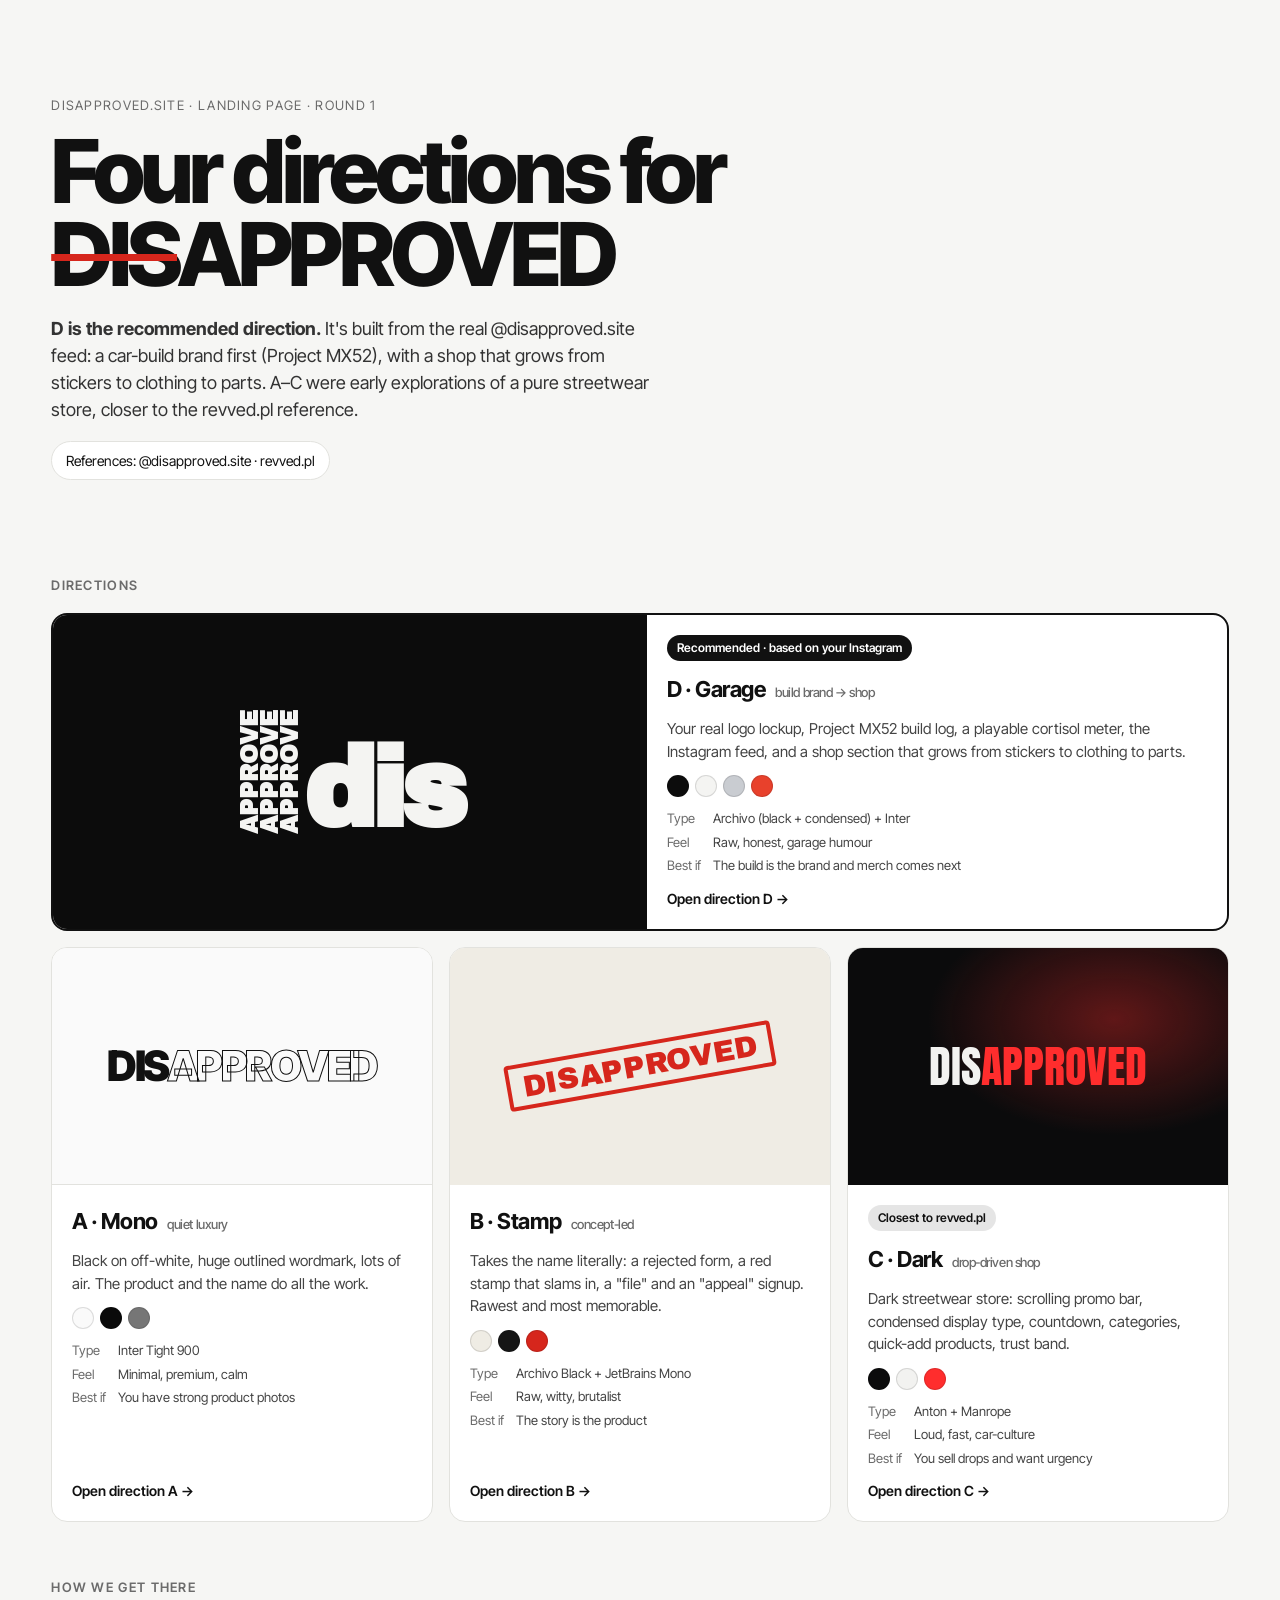
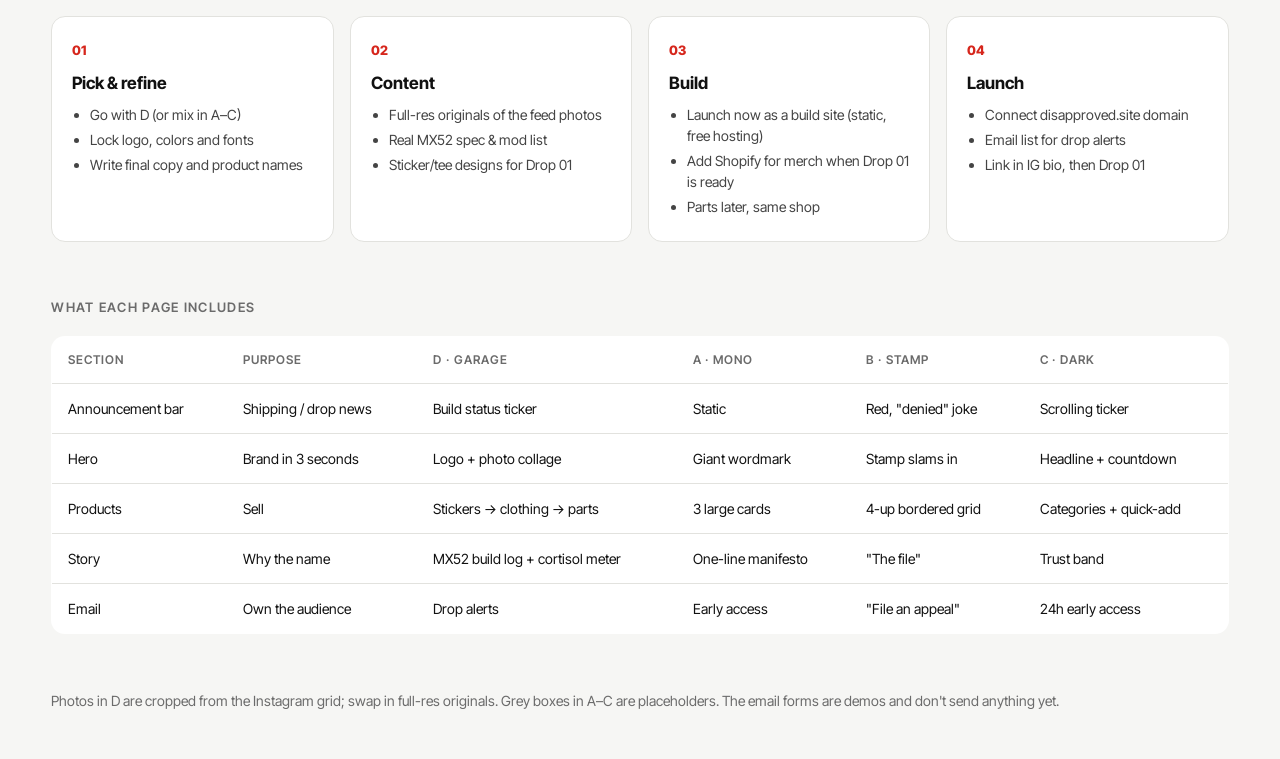
<file: directions/index.html>
<!DOCTYPE html>
<html lang="en">
<head>
  <meta charset="UTF-8" />
  <meta name="viewport" content="width=device-width, initial-scale=1.0" />
  <title>Disapproved Directions</title>
  <meta name="description" content="Four landing-page design directions for disapproved.site and the plan to build it." />
  <link rel="preconnect" href="https://fonts.googleapis.com" />
  <link rel="preconnect" href="https://fonts.gstatic.com" crossorigin />
  <link href="https://fonts.googleapis.com/css2?family=Inter+Tight:wght@400;500;600;800&family=Anton&family=Archivo+Black&display=swap" rel="stylesheet" />
  <script>document.documentElement.classList.add("js");</script>
  <link rel="stylesheet" href="../base.css" />
  <style>
    :root { --bg: #f6f6f4; --fg: #111; --mute: #6b6b6b; --line: #e2e2de; --card: #fff; }
    body { background: var(--bg); color: var(--fg); font-family: "Inter Tight", system-ui, sans-serif; }
    header { padding: clamp(48px, 9vw, 96px) 0 40px; }
    .kicker { font-size: 13px; text-transform: uppercase; letter-spacing: .1em; color: var(--mute); }
    h1 { font-size: clamp(40px, 7vw, 88px); line-height: .95; letter-spacing: -.05em; font-weight: 800; margin: 14px 0 18px; }
    h1 s { text-decoration-color: #d6261c; text-decoration-thickness: .08em; }
    .lead { max-width: 60ch; font-size: 18px; color: #333; }
    .ref { display: inline-block; margin-top: 18px; font-size: 14px; padding: 8px 14px; border: 1px solid var(--line); border-radius: 999px; background: var(--card); }

    h2 { font-size: 13px; text-transform: uppercase; letter-spacing: .1em; color: var(--mute); margin: 56px 0 18px; font-weight: 600; }

    .dirs { display: grid; grid-template-columns: repeat(3, 1fr); gap: 16px; }
    .dir.rec { grid-column: 1 / -1; flex-direction: row; border: 2px solid #111; }
    .dir.rec .prev { flex: 1.1; aspect-ratio: auto; min-height: 280px; background: #0c0c0c; }
    .dir.rec .body { flex: 1; }
    .dmark { display: inline-flex; align-items: flex-end; gap: .04em; font-size: 110px; color: #f4f4f2; line-height: 1; }
    .dmark .st { display: flex; flex-direction: column; writing-mode: vertical-rl; transform: rotate(180deg); font: 900 .215em/.84 "Archivo Black", sans-serif; text-transform: uppercase; white-space: nowrap; }
    .dmark .d { font: 900 1em/.78 "Archivo Black", sans-serif; letter-spacing: -.06em; }
    .dir { background: var(--card); border: 1px solid var(--line); border-radius: 16px; overflow: hidden; display: flex; flex-direction: column; transition: transform .25s, box-shadow .25s; }
    .dir:hover { transform: translateY(-4px); box-shadow: 0 18px 40px -20px rgba(0,0,0,.25); }
    .prev { aspect-ratio: 16/10; display: grid; place-items: center; position: relative; overflow: hidden; }
    .prev.a { background: #fafafa; border-bottom: 1px solid var(--line); }
    .prev.a b { font: 900 42px/1 "Inter Tight"; letter-spacing: -.06em; }
    .prev.a b span { color: transparent; -webkit-text-stroke: 1px #111; }
    .prev.b { background: #efece4; }
    .prev.b b { font: 400 30px/1 "Archivo Black"; text-transform: uppercase; color: #d6261c; border: 4px solid #d6261c; padding: 4px 12px; transform: rotate(-10deg); border-radius: 4px; }
    .prev.c { background: radial-gradient(70% 70% at 70% 30%, rgba(255,45,45,.35), transparent 70%), #0b0b0c; }
    .prev.c b { font: 400 44px/1 "Anton"; text-transform: uppercase; color: #f2f2f0; }
    .prev.c b i { font-style: normal; color: #ff2d2d; }
    .body { padding: 20px; display: flex; flex-direction: column; gap: 12px; flex: 1; }
    .body h3 { font-size: 22px; letter-spacing: -.02em; }
    .body h3 small { font-size: 13px; color: var(--mute); font-weight: 500; margin-left: 6px; }
    .body p { color: #444; font-size: 15px; }
    .sw { display: flex; gap: 6px; }
    .sw span { width: 22px; height: 22px; border-radius: 50%; border: 1px solid rgba(0,0,0,.12); }
    dl { font-size: 13px; display: grid; grid-template-columns: auto 1fr; gap: 4px 12px; color: #444; }
    dt { color: var(--mute); }
    .open { margin-top: auto; font-weight: 600; font-size: 14px; }
    .tagfit { font-size: 12px; font-weight: 600; padding: 4px 10px; border-radius: 999px; background: #111; color: #fff; align-self: flex-start; }

    .steps { display: grid; grid-template-columns: repeat(4, 1fr); gap: 16px; counter-reset: s; }
    .step { background: var(--card); border: 1px solid var(--line); border-radius: 14px; padding: 20px; }
    .step::before { counter-increment: s; content: "0" counter(s); font: 800 13px/1 "Inter Tight"; color: #d6261c; }
    .step h4 { font-size: 17px; margin: 10px 0 8px; }
    .step ul { padding-left: 18px; font-size: 14px; color: #444; }
    .step li { margin-bottom: 4px; }

    table { width: 100%; border-collapse: collapse; background: var(--card); border: 1px solid var(--line); border-radius: 14px; overflow: hidden; font-size: 14px; }
    th, td { text-align: left; padding: 14px 16px; border-bottom: 1px solid var(--line); vertical-align: top; }
    th { font-size: 12px; text-transform: uppercase; letter-spacing: .08em; color: var(--mute); font-weight: 600; }
    tr:last-child td { border-bottom: 0; }
    .tbl { overflow-x: auto; }

    footer { padding: 56px 0 48px; color: var(--mute); font-size: 14px; }

    @media (max-width: 900px) {
      .dirs { grid-template-columns: 1fr; }
      .dir.rec { flex-direction: column; }
      .dir.rec .prev { min-height: 220px; }
      .steps { grid-template-columns: 1fr 1fr; }
    }
    @media (max-width: 560px) { .steps { grid-template-columns: 1fr; } }
  </style>
</head>
<body>
  <main class="wrap">
    <header>
      <p class="kicker">disapproved.site · landing page · round 1</p>
      <h1>Four directions for <s>DIS</s>APPROVED</h1>
      <p class="lead"><strong>D is the recommended direction.</strong> It's built from the real @disapproved.site feed: a car-build brand first (Project MX52), with a shop that grows from stickers to clothing to parts. A–C were early explorations of a pure streetwear store, closer to the revved.pl reference.</p>
      <span class="ref">References: @disapproved.site · revved.pl</span>
    </header>

    <h2>Directions</h2>
    <div class="dirs">
      <a class="dir rec" href="../">
        <div class="prev"><span class="dmark"><span class="st"><span>approve</span><span>approve</span><span>approve</span></span><span class="d">dis</span></span></div>
        <div class="body">
          <span class="tagfit">Recommended · based on your Instagram</span>
          <h3>D · Garage <small>build brand → shop</small></h3>
          <p>Your real logo lockup, Project MX52 build log, a playable cortisol meter, the Instagram feed, and a shop section that grows from stickers to clothing to parts.</p>
          <div class="sw"><span style="background:#0c0c0c"></span><span style="background:#f4f4f2"></span><span style="background:#c9ccd1"></span><span style="background:#e8412c"></span></div>
          <dl><dt>Type</dt><dd>Archivo (black + condensed) + Inter</dd><dt>Feel</dt><dd>Raw, honest, garage humour</dd><dt>Best if</dt><dd>The build is the brand and merch comes next</dd></dl>
          <span class="open">Open direction D →</span>
        </div>
      </a>
      <a class="dir" href="a-mono.html">
        <div class="prev a"><b>DIS<span>APPROVED</span></b></div>
        <div class="body">
          <h3>A · Mono <small>quiet luxury</small></h3>
          <p>Black on off-white, huge outlined wordmark, lots of air. The product and the name do all the work.</p>
          <div class="sw"><span style="background:#fafafa"></span><span style="background:#0a0a0a"></span><span style="background:#767676"></span></div>
          <dl><dt>Type</dt><dd>Inter Tight 900</dd><dt>Feel</dt><dd>Minimal, premium, calm</dd><dt>Best if</dt><dd>You have strong product photos</dd></dl>
          <span class="open">Open direction A →</span>
        </div>
      </a>
      <a class="dir" href="b-stamp.html">
        <div class="prev b"><b>Disapproved</b></div>
        <div class="body">
          <h3>B · Stamp <small>concept-led</small></h3>
          <p>Takes the name literally: a rejected form, a red stamp that slams in, a "file" and an "appeal" signup. Rawest and most memorable.</p>
          <div class="sw"><span style="background:#efece4"></span><span style="background:#151515"></span><span style="background:#d6261c"></span></div>
          <dl><dt>Type</dt><dd>Archivo Black + JetBrains Mono</dd><dt>Feel</dt><dd>Raw, witty, brutalist</dd><dt>Best if</dt><dd>The story is the product</dd></dl>
          <span class="open">Open direction B →</span>
        </div>
      </a>
      <a class="dir" href="c-dark.html">
        <div class="prev c"><b>Dis<i>approved</i></b></div>
        <div class="body">
          <span class="tagfit" style="background:#e5e5e5;color:#111">Closest to revved.pl</span>
          <h3>C · Dark <small>drop-driven shop</small></h3>
          <p>Dark streetwear store: scrolling promo bar, condensed display type, countdown, categories, quick-add products, trust band.</p>
          <div class="sw"><span style="background:#0b0b0c"></span><span style="background:#f2f2f0"></span><span style="background:#ff2d2d"></span></div>
          <dl><dt>Type</dt><dd>Anton + Manrope</dd><dt>Feel</dt><dd>Loud, fast, car-culture</dd><dt>Best if</dt><dd>You sell drops and want urgency</dd></dl>
          <span class="open">Open direction C →</span>
        </div>
      </a>
    </div>

    <h2>How we get there</h2>
    <div class="steps">
      <div class="step"><h4>Pick &amp; refine</h4><ul><li>Go with D (or mix in A–C)</li><li>Lock logo, colors and fonts</li><li>Write final copy and product names</li></ul></div>
      <div class="step"><h4>Content</h4><ul><li>Full-res originals of the feed photos</li><li>Real MX52 spec &amp; mod list</li><li>Sticker/tee designs for Drop 01</li></ul></div>
      <div class="step"><h4>Build</h4><ul><li>Launch now as a build site (static, free hosting)</li><li>Add Shopify for merch when Drop 01 is ready</li><li>Parts later, same shop</li></ul></div>
      <div class="step"><h4>Launch</h4><ul><li>Connect disapproved.site domain</li><li>Email list for drop alerts</li><li>Link in IG bio, then Drop 01</li></ul></div>
    </div>

    <h2>What each page includes</h2>
    <div class="tbl">
      <table>
        <thead><tr><th>Section</th><th>Purpose</th><th>D · Garage</th><th>A · Mono</th><th>B · Stamp</th><th>C · Dark</th></tr></thead>
        <tbody>
          <tr><td>Announcement bar</td><td>Shipping / drop news</td><td>Build status ticker</td><td>Static</td><td>Red, "denied" joke</td><td>Scrolling ticker</td></tr>
          <tr><td>Hero</td><td>Brand in 3 seconds</td><td>Logo + photo collage</td><td>Giant wordmark</td><td>Stamp slams in</td><td>Headline + countdown</td></tr>
          <tr><td>Products</td><td>Sell</td><td>Stickers → clothing → parts</td><td>3 large cards</td><td>4-up bordered grid</td><td>Categories + quick-add</td></tr>
          <tr><td>Story</td><td>Why the name</td><td>MX52 build log + cortisol meter</td><td>One-line manifesto</td><td>"The file"</td><td>Trust band</td></tr>
          <tr><td>Email</td><td>Own the audience</td><td>Drop alerts</td><td>Early access</td><td>"File an appeal"</td><td>24h early access</td></tr>
        </tbody>
      </table>
    </div>

    <footer>Photos in D are cropped from the Instagram grid; swap in full-res originals. Grey boxes in A–C are placeholders. The email forms are demos and don't send anything yet.</footer>
  </main>
  <script src="../base.js"></script>
</body>
</html>
</file>
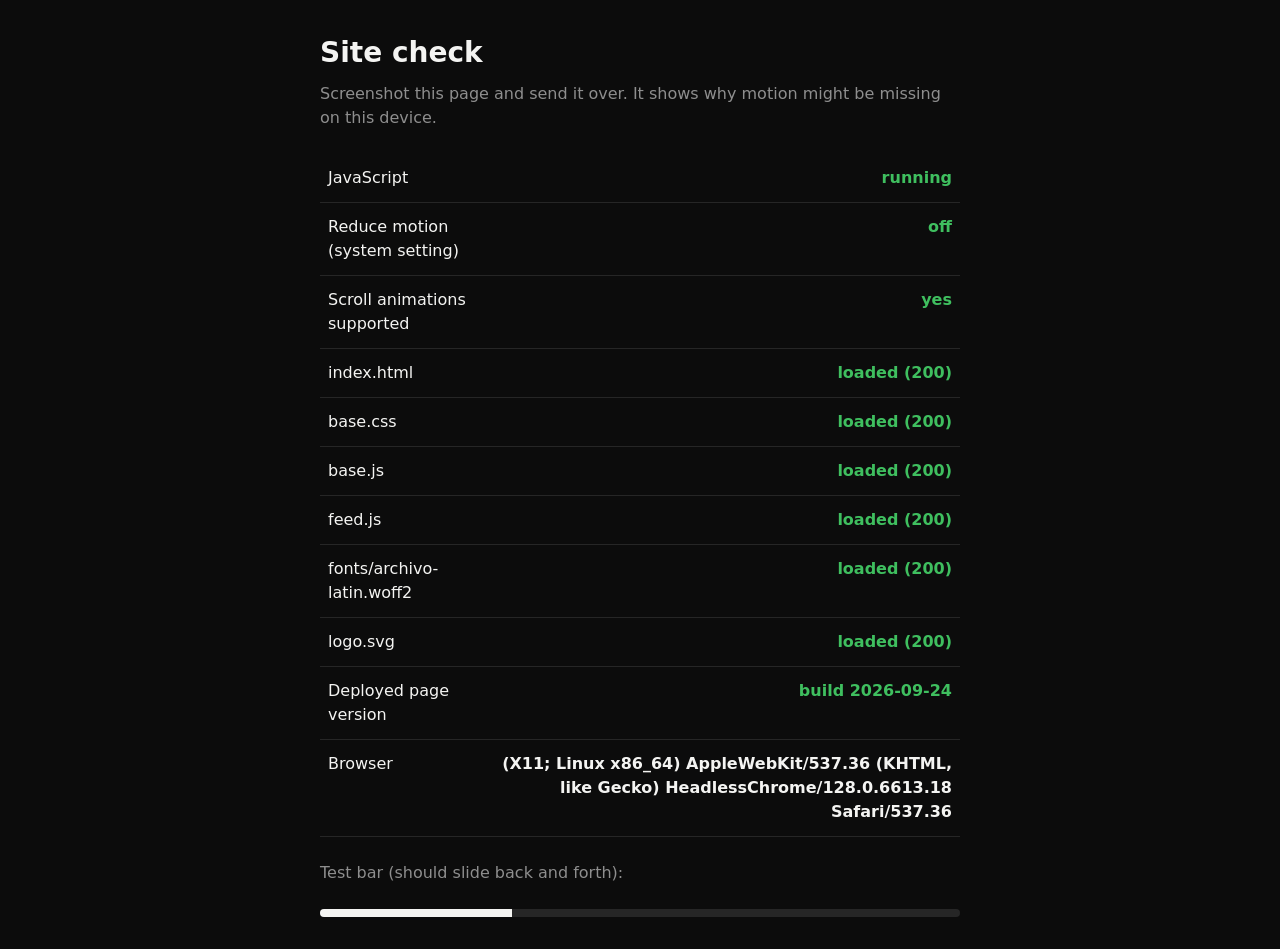
<file: check.html>
<!DOCTYPE html>
<html lang="en">
<head>
  <meta charset="UTF-8" />
  <meta name="viewport" content="width=device-width, initial-scale=1.0" />
  <meta name="robots" content="noindex" />
  <title>Site check · disapproved.site</title>
  <style>
    :root { color-scheme: dark; }
    body { margin: 0; padding: 32px 16px; background: #0c0c0c; color: #f4f4f2; font: 16px/1.5 system-ui, sans-serif; }
    main { max-width: 640px; margin: 0 auto; }
    h1 { font-size: 28px; margin: 0 0 8px; }
    p { color: #8e8e8e; margin: 0 0 24px; }
    table { width: 100%; border-collapse: collapse; }
    td { padding: 12px 8px; border-bottom: 1px solid #262626; vertical-align: top; }
    td:last-child { text-align: right; font-weight: 600; }
    .ok { color: #3fbf5f; } .bad { color: #ff7a66; } .warn { color: #f2b02e; }
    .demo { height: 8px; border-radius: 4px; background: #262626; overflow: hidden; margin: 8px 0 0; }
    .demo i { display: block; width: 30%; height: 100%; background: #f4f4f2; animation: slide 1.2s ease-in-out infinite alternate; }
    @keyframes slide { to { transform: translateX(233%); } }
  </style>
</head>
<body>
  <main>
    <h1>Site check</h1>
    <p>Screenshot this page and send it over. It shows why motion might be missing on this device.</p>
    <table id="t"><tr><td>JavaScript</td><td class="bad" id="js">not running</td></tr></table>
    <p style="margin-top:24px">Test bar (should slide back and forth):</p>
    <div class="demo"><i></i></div>
  </main>
  <script>
    (async () => {
      const t = document.getElementById('t');
      document.getElementById('js').textContent = 'running';
      document.getElementById('js').className = 'ok';
      const row = (label, value, cls) => {
        const tr = t.insertRow(); tr.insertCell().textContent = label;
        const td = tr.insertCell(); td.textContent = value; td.className = cls;
      };
      const reduce = matchMedia('(prefers-reduced-motion: reduce)').matches;
      row('Reduce motion (system setting)', reduce ? 'ON (site animates anyway)' : 'off', 'ok');
      row('Scroll animations supported', CSS.supports('animation-timeline: view()') ? 'yes' : 'no (sections just appear)', CSS.supports('animation-timeline: view()') ? 'ok' : 'warn');
      for (const f of ['index.html', 'base.css', 'base.js', 'feed.js', 'fonts/archivo-latin.woff2', 'logo.svg']) {
        try {
          const r = await fetch(f, { cache: 'no-store' });
          row(f, r.ok ? `loaded (${r.status})` : `missing (${r.status})`, r.ok ? 'ok' : 'bad');
        } catch { row(f, 'failed', 'bad'); }
      }
      try {
        const html = await (await fetch('index.html', { cache: 'no-store' })).text();
        const m = html.match(/id="build-stamp">([^<]+)</);
        const current = /lp-dis/.test(html);
        row('Deployed page version', m ? m[1] : (current ? 'recent, no stamp' : 'OLD version'), m || current ? 'ok' : 'bad');
      } catch {}
      row('Browser', navigator.userAgent.replace(/^Mozilla\/5\.0 /, ''), '');
    })();
  </script>
</body>
</html>
</file>
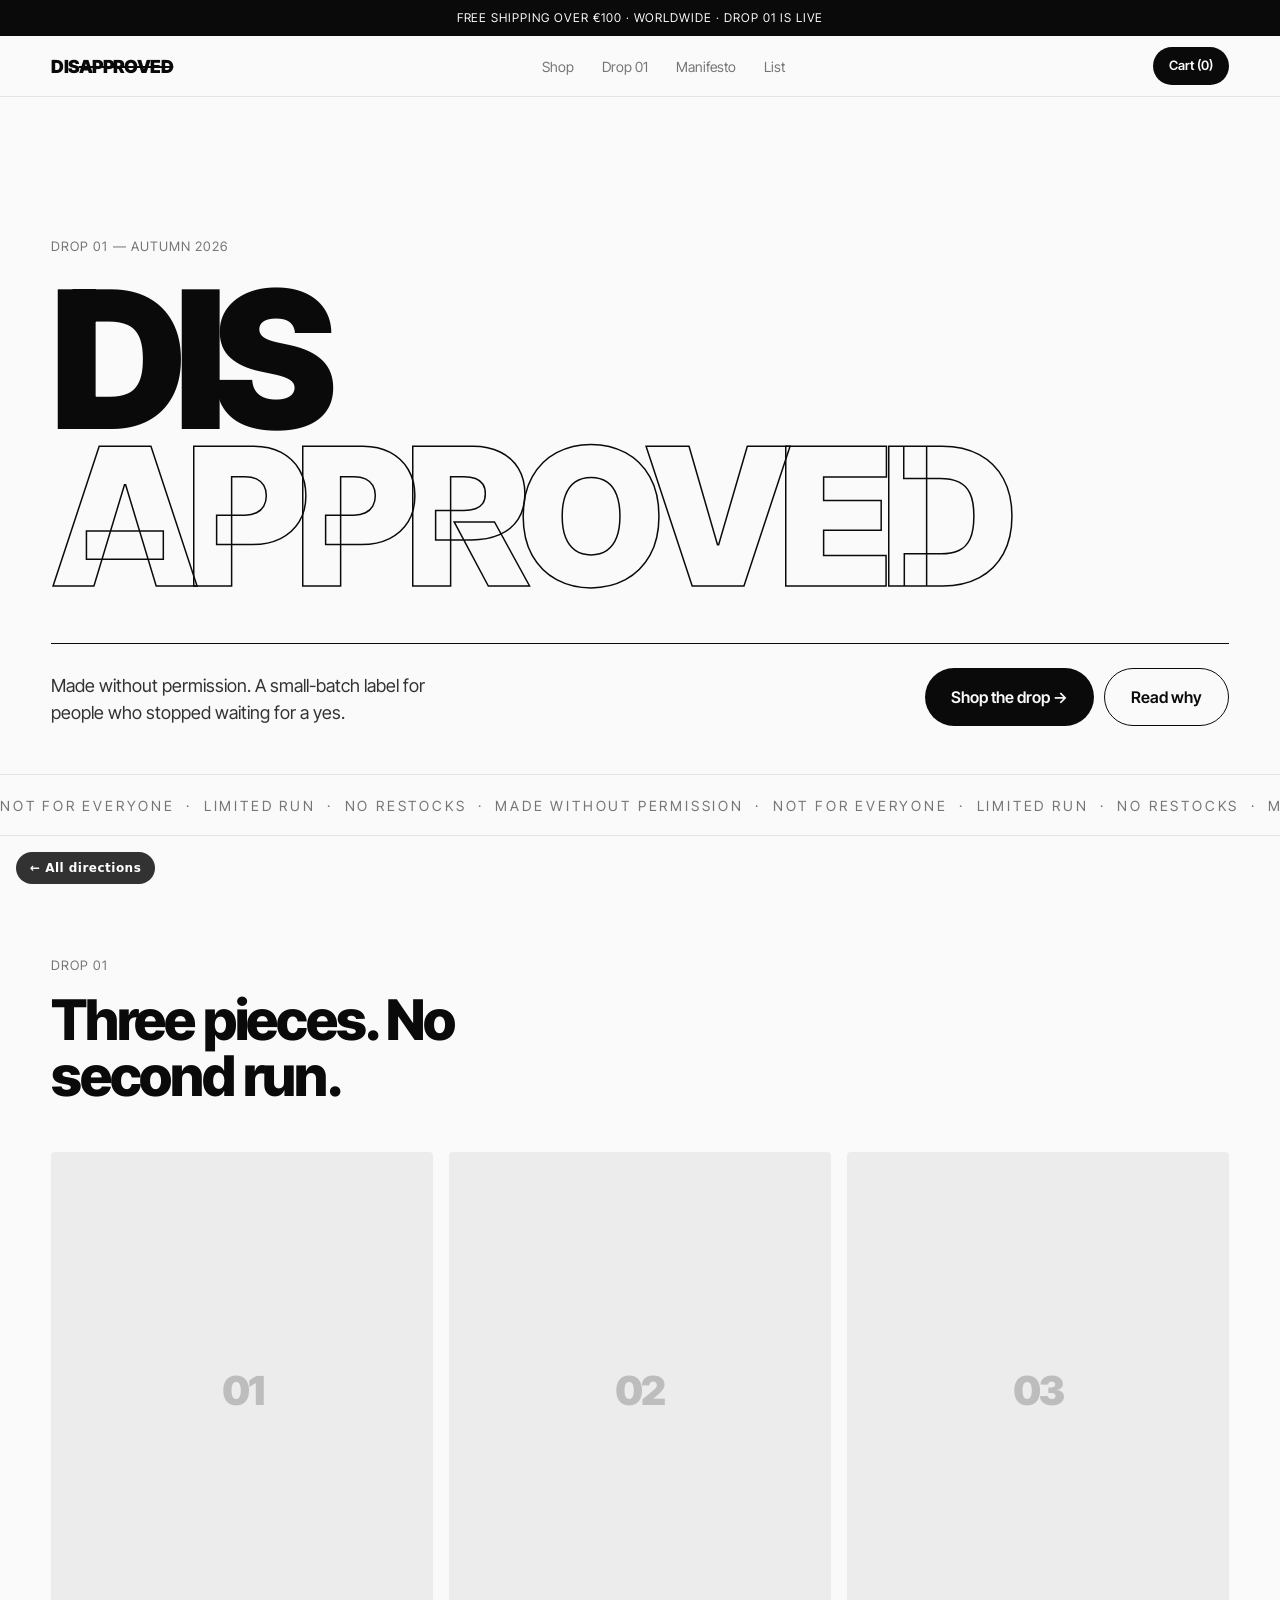
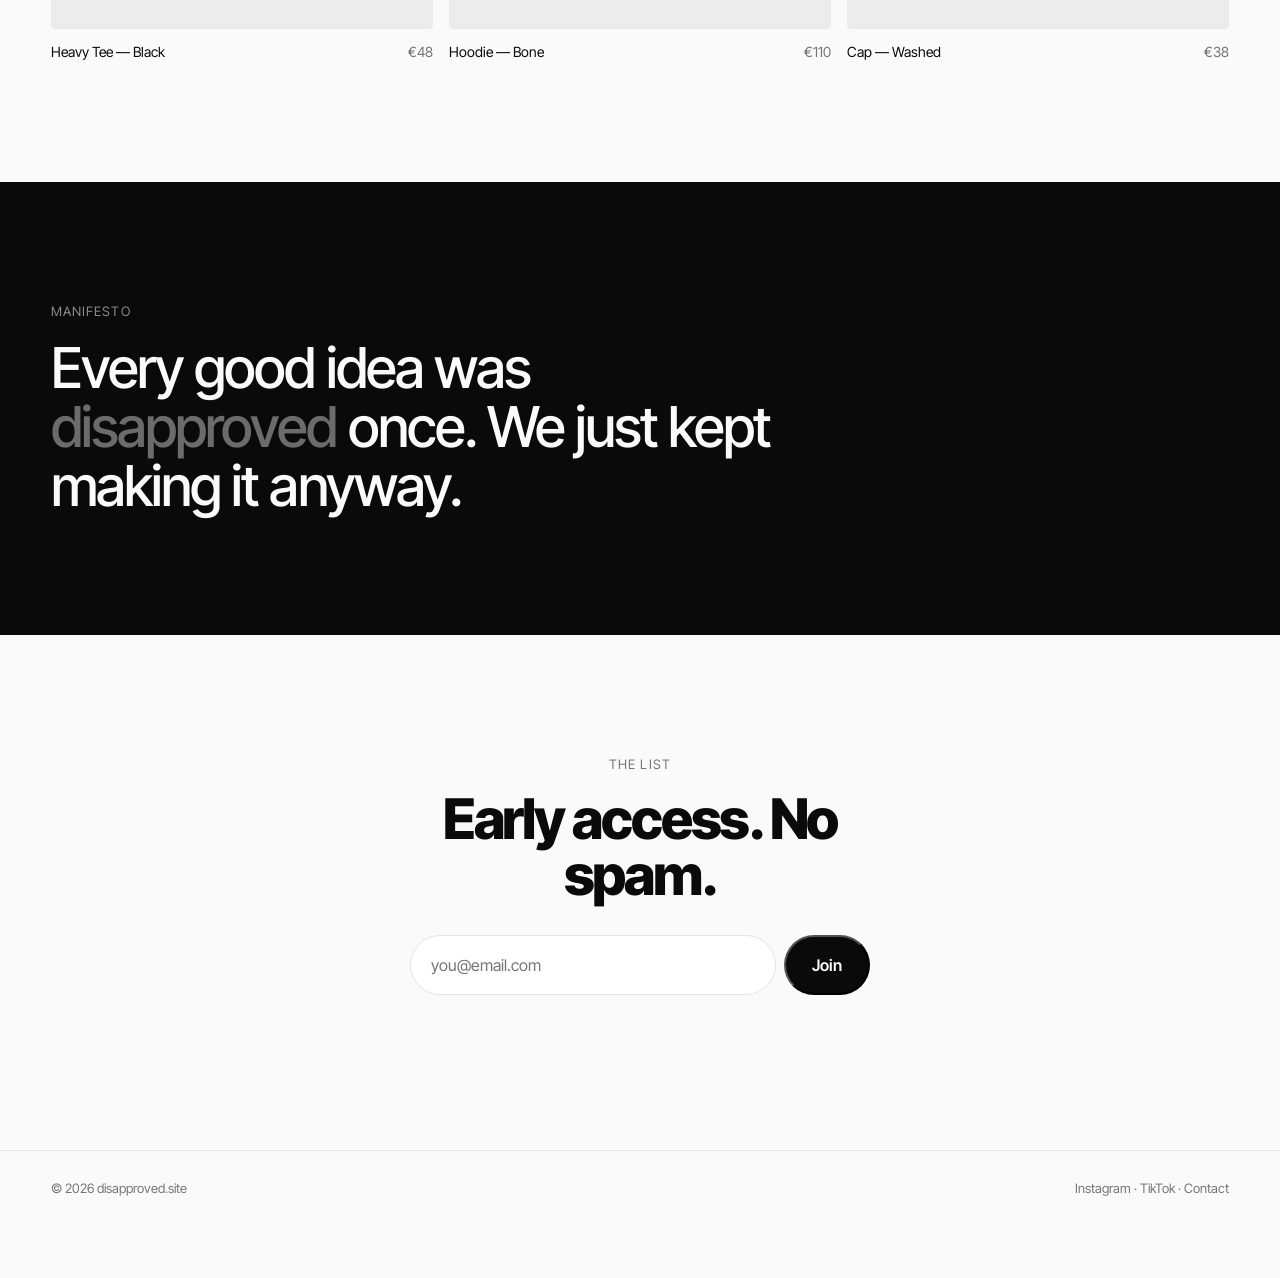
<file: directions/a-mono.html>
<!DOCTYPE html>
<html lang="en">
<head>
  <meta charset="UTF-8" />
  <meta name="viewport" content="width=device-width, initial-scale=1.0" />
  <title>DISAPPROVED — Mono</title>
  <meta name="description" content="Disapproved. Made without permission." />
  <link rel="preconnect" href="https://fonts.googleapis.com" />
  <link rel="preconnect" href="https://fonts.gstatic.com" crossorigin />
  <link href="https://fonts.googleapis.com/css2?family=Inter+Tight:wght@400;500;600;800;900&display=swap" rel="stylesheet" />
  <script>document.documentElement.classList.add("js");</script>
  <link rel="stylesheet" href="../base.css" />
  <style>
    :root { --bg: #fafafa; --fg: #0a0a0a; --mute: #767676; --line: #e4e4e4; }
    body { background: var(--bg); color: var(--fg); font-family: "Inter Tight", system-ui, sans-serif; }

    .bar { background: var(--fg); color: var(--bg); text-align: center; font-size: 12px; letter-spacing: .08em; text-transform: uppercase; padding: 9px 16px; }
    header { position: sticky; top: 0; z-index: 10; background: color-mix(in srgb, var(--bg) 85%, transparent); backdrop-filter: blur(10px); border-bottom: 1px solid var(--line); }
    nav { display: flex; align-items: center; justify-content: space-between; height: 60px; }
    .logo { font-weight: 900; letter-spacing: -.03em; font-size: 18px; }
    .logo s { text-decoration-thickness: 2px; }
    nav ul { display: flex; gap: 28px; list-style: none; font-size: 14px; color: var(--mute); }
    nav ul a:hover { color: var(--fg); }
    .pill { font-size: 13px; font-weight: 600; padding: 9px 16px; border-radius: 999px; background: var(--fg); color: var(--bg); }

    .hero { padding: clamp(56px, 12vw, 140px) 0 48px; }
    .hero .kicker { font-size: 13px; color: var(--mute); letter-spacing: .08em; text-transform: uppercase; margin-bottom: 24px; }
    .hero h1 { font-size: clamp(56px, 15vw, 220px); line-height: .82; font-weight: 900; letter-spacing: -.065em; }
    .hero h1 span { display: block; color: transparent; -webkit-text-stroke: 1.5px var(--fg); }
    .hero-foot { display: grid; grid-template-columns: 1fr auto; gap: 32px; align-items: end; margin-top: 48px; padding-top: 24px; border-top: 1px solid var(--fg); }
    .hero-foot p { max-width: 420px; font-size: 18px; color: #333; }
    .btn { display: inline-flex; align-items: center; gap: 10px; font-weight: 600; padding: 16px 26px; border-radius: 999px; background: var(--fg); color: var(--bg); transition: transform .2s; }
    .btn:hover { transform: translateY(-2px); }
    .btn-ghost { background: transparent; color: var(--fg); border: 1px solid var(--fg); }

    .marquee { overflow: hidden; border-block: 1px solid var(--line); padding: 18px 0; white-space: nowrap; }
    .marquee div { display: inline-block; animation: scroll 30s linear infinite; font-size: 14px; letter-spacing: .2em; text-transform: uppercase; color: var(--mute); }
    @keyframes scroll { to { transform: translateX(-50%); } }

    section { padding: clamp(64px, 10vw, 120px) 0; }
    .label { font-size: 13px; color: var(--mute); text-transform: uppercase; letter-spacing: .08em; margin-bottom: 16px; }
    h2 { font-size: clamp(32px, 5vw, 56px); line-height: 1; letter-spacing: -.04em; font-weight: 800; max-width: 14ch; }

    .grid { display: grid; grid-template-columns: repeat(3, 1fr); gap: 16px; margin-top: 48px; }
    .card .ph { aspect-ratio: 4/5; background: #ececec; border-radius: 4px; display: grid; place-items: center; color: #bdbdbd; font-weight: 900; font-size: 40px; letter-spacing: -.05em; transition: background .3s; }
    .card:hover .ph { background: #e2e2e2; }
    .card .meta { display: flex; justify-content: space-between; margin-top: 12px; font-size: 14px; }
    .card .meta span:last-child { color: var(--mute); }

    .manifesto { background: var(--fg); color: var(--bg); }
    .manifesto .label { color: #8a8a8a; }
    .manifesto p.big { font-size: clamp(28px, 4.4vw, 60px); line-height: 1.05; letter-spacing: -.035em; font-weight: 500; max-width: 22ch; }
    .manifesto p.big em { font-style: normal; color: #6b6b6b; }

    .join { text-align: center; }
    .join h2 { margin-inline: auto; }
    form { display: flex; gap: 8px; max-width: 460px; margin: 32px auto 0; }
    input { flex: 1; min-width: 0; padding: 16px 20px; border-radius: 999px; border: 1px solid var(--line); background: #fff; }
    input:focus { outline: 2px solid var(--fg); outline-offset: 2px; }
    [data-msg] { margin-top: 14px; font-size: 14px; color: var(--mute); min-height: 1.5em; }

    footer { border-top: 1px solid var(--line); padding: 28px 0 80px; font-size: 13px; color: var(--mute); }
    footer .wrap { display: flex; justify-content: space-between; gap: 16px; flex-wrap: wrap; }

    @media (max-width: 760px) {
      nav ul { display: none; }
      .hero-foot { grid-template-columns: 1fr; }
      .grid { grid-template-columns: 1fr 1fr; }
      .grid .card:last-child { display: none; }
      form { flex-direction: column; }
    }
  </style>
</head>
<body>
  <div class="bar">Free shipping over €100 · Worldwide · Drop 01 is live</div>
  <header>
    <nav class="wrap">
      <a href="#" class="logo">DIS<s>APPROVED</s></a>
      <ul>
        <li><a href="#drop">Shop</a></li>
        <li><a href="#drop">Drop 01</a></li>
        <li><a href="#manifesto">Manifesto</a></li>
        <li><a href="#join">List</a></li>
      </ul>
      <a href="#" class="pill">Cart (0)</a>
    </nav>
  </header>

  <main>
    <div class="hero wrap">
      <p class="kicker reveal">Drop 01 — Autumn 2026</p>
      <h1 class="reveal">DIS<span>APPROVED</span></h1>
      <div class="hero-foot reveal">
        <p>Made without permission. A small-batch label for people who stopped waiting for a yes.</p>
        <div style="display:flex;gap:10px;flex-wrap:wrap">
          <a href="#drop" class="btn">Shop the drop →</a>
          <a href="#manifesto" class="btn btn-ghost">Read why</a>
        </div>
      </div>
    </div>

    <div class="marquee" aria-hidden="true">
      <div>Not for everyone &nbsp;·&nbsp; Limited run &nbsp;·&nbsp; No restocks &nbsp;·&nbsp; Made without permission &nbsp;·&nbsp; Not for everyone &nbsp;·&nbsp; Limited run &nbsp;·&nbsp; No restocks &nbsp;·&nbsp; Made without permission &nbsp;·&nbsp;</div>
    </div>

    <section id="drop" class="wrap">
      <p class="label reveal">Drop 01</p>
      <h2 class="reveal">Three pieces. No second run.</h2>
      <div class="grid">
        <a href="#" class="card reveal"><div class="ph">01</div><div class="meta"><span>Heavy Tee — Black</span><span>€48</span></div></a>
        <a href="#" class="card reveal"><div class="ph">02</div><div class="meta"><span>Hoodie — Bone</span><span>€110</span></div></a>
        <a href="#" class="card reveal"><div class="ph">03</div><div class="meta"><span>Cap — Washed</span><span>€38</span></div></a>
      </div>
    </section>

    <section id="manifesto" class="manifesto">
      <div class="wrap">
        <p class="label reveal">Manifesto</p>
        <p class="big reveal">Every good idea was <em>disapproved</em> once. We just kept making it anyway.</p>
      </div>
    </section>

    <section id="join" class="join wrap">
      <p class="label reveal">The list</p>
      <h2 class="reveal">Early access. No spam.</h2>
      <form data-signup="You're in. Watch your inbox." class="reveal">
        <label for="email-a" class="sr-only">Email</label>
        <input id="email-a" type="email" required placeholder="you@email.com" />
        <button class="btn" type="submit">Join</button>
      </form>
      <p data-msg aria-live="polite"></p>
    </section>
  </main>

  <footer>
    <div class="wrap"><span>© 2026 disapproved.site</span><span>Instagram · TikTok · Contact</span></div>
  </footer>

  <a class="back" href="index.html">← All directions</a>
  <script src="../base.js"></script>
</body>
</html>
</file>
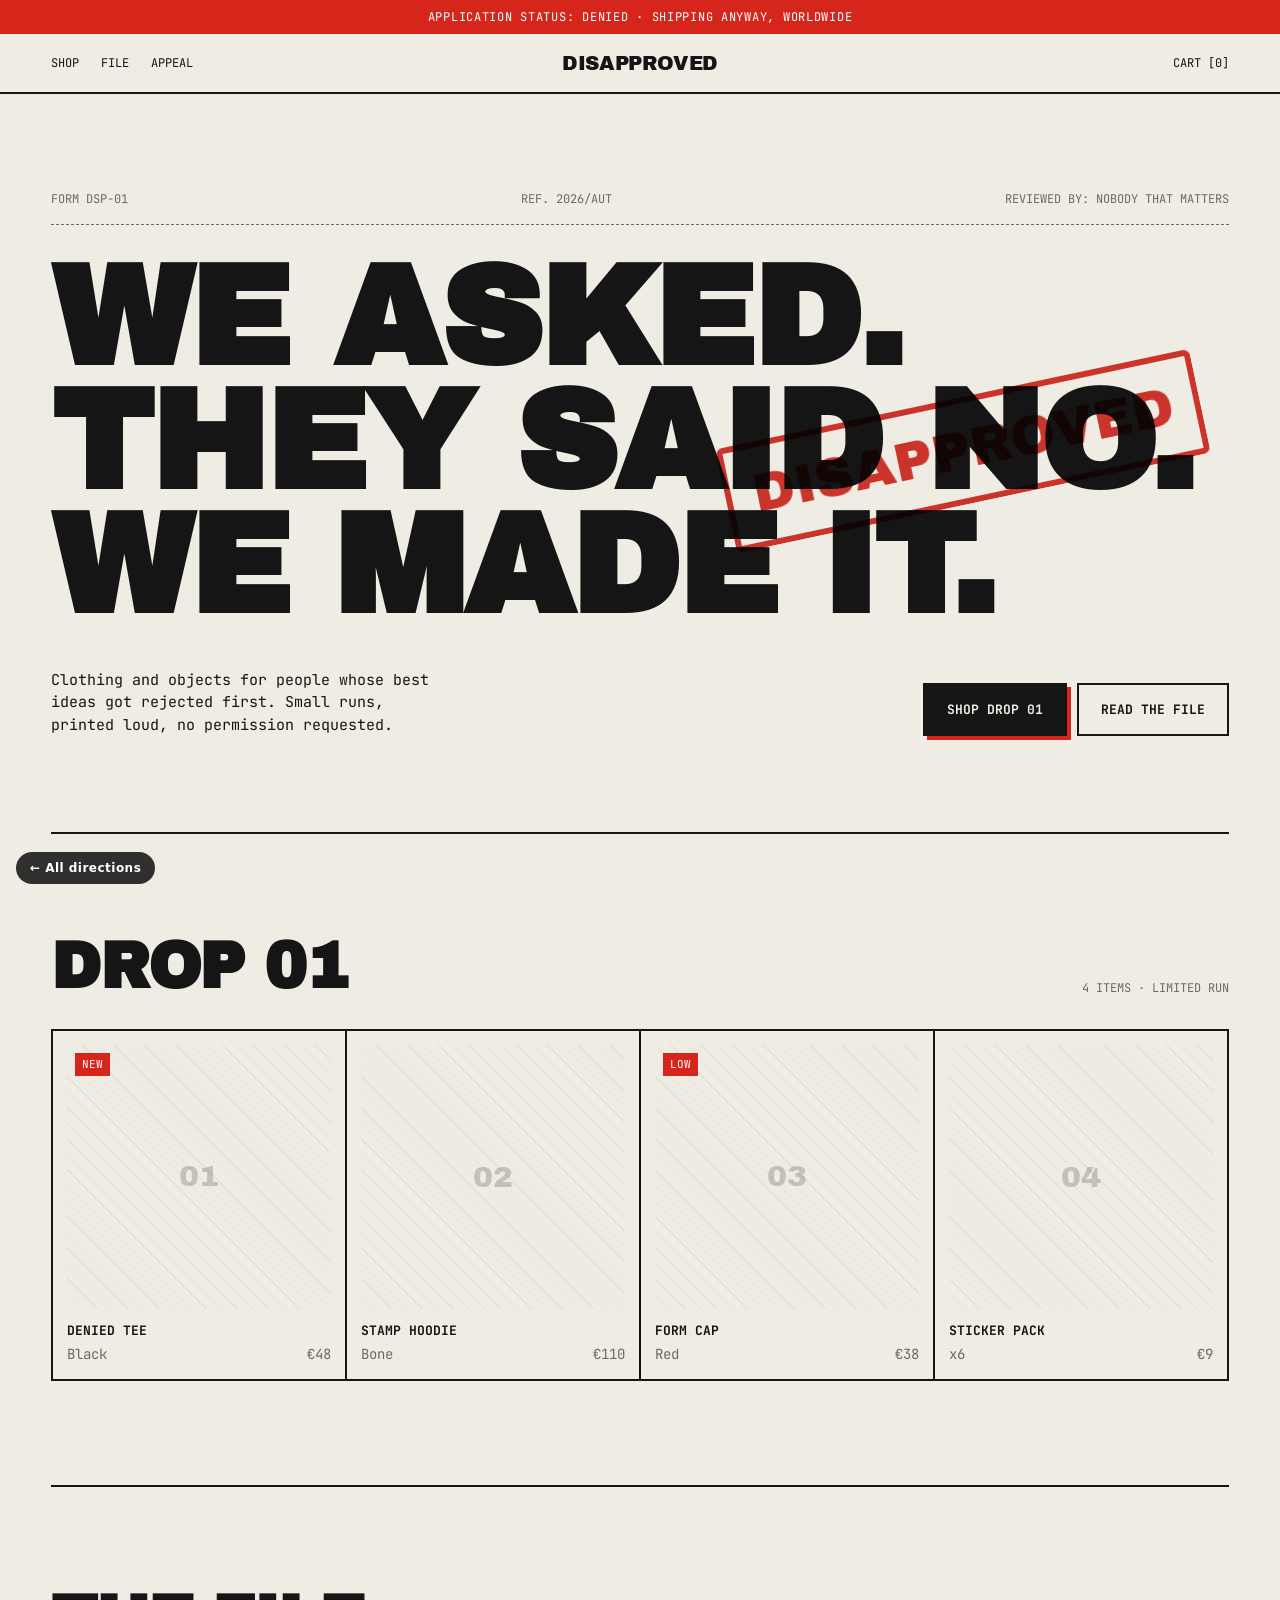
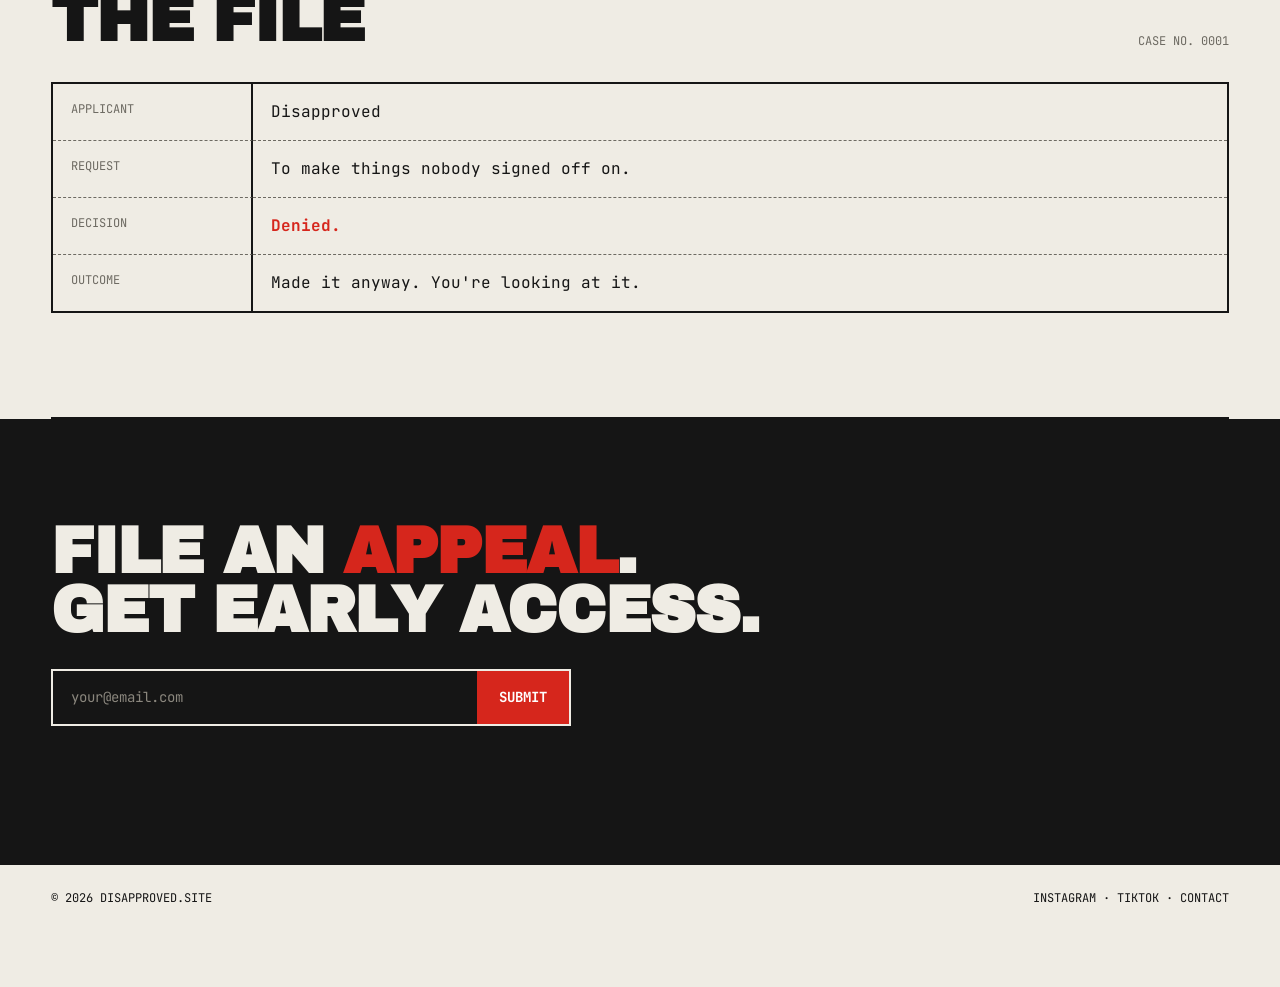
<file: directions/b-stamp.html>
<!DOCTYPE html>
<html lang="en">
<head>
  <meta charset="UTF-8" />
  <meta name="viewport" content="width=device-width, initial-scale=1.0" />
  <title>DISAPPROVED — Stamp</title>
  <meta name="description" content="Disapproved. Application denied. Made anyway." />
  <link rel="preconnect" href="https://fonts.googleapis.com" />
  <link rel="preconnect" href="https://fonts.gstatic.com" crossorigin />
  <link href="https://fonts.googleapis.com/css2?family=Archivo+Black&family=JetBrains+Mono:wght@400;500;700&display=swap" rel="stylesheet" />
  <script>document.documentElement.classList.add("js");</script>
  <link rel="stylesheet" href="../base.css" />
  <style>
    :root { --paper: #efece4; --ink: #151515; --red: #d6261c; --line: #151515; --mute: #6d6a62; }
    body { background: var(--paper); color: var(--ink); font-family: "JetBrains Mono", ui-monospace, monospace; font-size: 14px; }
    .display { font-family: "Archivo Black", system-ui, sans-serif; text-transform: uppercase; letter-spacing: -.02em; }

    .bar { background: var(--red); color: #fff; text-align: center; font-size: 12px; padding: 8px 16px; text-transform: uppercase; letter-spacing: .06em; }
    header { border-bottom: 2px solid var(--line); position: sticky; top: 0; z-index: 10; background: var(--paper); }
    nav { display: grid; grid-template-columns: 1fr auto 1fr; align-items: center; height: 58px; }
    nav ul { display: flex; gap: 22px; list-style: none; text-transform: uppercase; font-size: 12px; }
    nav ul a:hover, .cart:hover { color: var(--red); }
    .logo { font-size: 20px; }
    .cart { justify-self: end; text-transform: uppercase; font-size: 12px; }

    .hero { padding: clamp(40px, 8vw, 96px) 0; border-bottom: 2px solid var(--line); }
    .doc { display: flex; justify-content: space-between; gap: 16px; flex-wrap: wrap; text-transform: uppercase; font-size: 12px; color: var(--mute); padding-bottom: 16px; border-bottom: 1px dashed var(--mute); margin-bottom: 32px; }
    .hero-grid { position: relative; }
    .hero h1 { font-size: clamp(44px, 11vw, 160px); line-height: .88; }
    .stamp {
      position: absolute; right: 2%; top: 38%;
      font-family: "Archivo Black", sans-serif; text-transform: uppercase;
      font-size: clamp(22px, 4.2vw, 56px); color: var(--red);
      border: .12em solid var(--red); padding: .12em .4em; border-radius: .12em;
      transform: rotate(-12deg); mix-blend-mode: multiply; opacity: .92;
      animation: slam .5s cubic-bezier(.2,1.6,.4,1) .4s both;
    }
    @keyframes slam { from { transform: rotate(-12deg) scale(2.2); opacity: 0; } }
    .hero-row { display: grid; grid-template-columns: 1.2fr 1fr; gap: 32px; margin-top: 40px; align-items: end; }
    .hero-row p { max-width: 44ch; font-size: 15px; }
    .actions { display: flex; gap: 10px; justify-content: flex-end; flex-wrap: wrap; }
    .btn { display: inline-block; text-transform: uppercase; font-weight: 700; font-size: 13px; padding: 15px 22px; border: 2px solid var(--ink); background: var(--ink); color: var(--paper); box-shadow: 4px 4px 0 var(--red); transition: transform .15s, box-shadow .15s; }
    .btn:hover { transform: translate(-2px, -2px); box-shadow: 6px 6px 0 var(--red); }
    .btn-ghost { background: transparent; color: var(--ink); box-shadow: none; }
    .btn-ghost:hover { box-shadow: 4px 4px 0 var(--ink); }

    section { padding: clamp(56px, 9vw, 104px) 0; border-bottom: 2px solid var(--line); }
    .head { display: flex; justify-content: space-between; align-items: end; gap: 16px; flex-wrap: wrap; margin-bottom: 32px; }
    h2 { font-size: clamp(30px, 5vw, 64px); line-height: .92; }
    .head span { text-transform: uppercase; font-size: 12px; color: var(--mute); }

    .grid { display: grid; grid-template-columns: repeat(4, 1fr); border-top: 2px solid var(--line); border-left: 2px solid var(--line); }
    .card { border-right: 2px solid var(--line); border-bottom: 2px solid var(--line); padding: 14px; position: relative; }
    .card .ph { aspect-ratio: 1; background: repeating-linear-gradient(45deg, transparent 0 10px, rgba(0,0,0,.05) 10px 11px); display: grid; place-items: center; font-family: "Archivo Black"; font-size: 30px; color: rgba(0,0,0,.18); }
    .card .tag { position: absolute; top: 22px; left: 22px; background: var(--red); color: #fff; font-size: 11px; padding: 3px 7px; text-transform: uppercase; }
    .card h3 { font-size: 13px; text-transform: uppercase; margin-top: 12px; font-weight: 700; }
    .card .row { display: flex; justify-content: space-between; margin-top: 4px; color: var(--mute); }
    .card:hover h3 { color: var(--red); }

    .file { display: grid; grid-template-columns: 200px 1fr; gap: 0; border: 2px solid var(--line); }
    .file dt, .file dd { padding: 16px 18px; border-bottom: 1px dashed var(--mute); }
    .file dt { text-transform: uppercase; font-size: 12px; color: var(--mute); border-right: 2px solid var(--line); }
    .file dd { font-size: 16px; }
    .file dt:last-of-type, .file dd:last-of-type { border-bottom: 0; }
    .file .no { color: var(--red); font-weight: 700; }

    .appeal { background: var(--ink); color: var(--paper); }
    .appeal h2 { color: var(--paper); }
    .appeal h2 em { color: var(--red); font-style: normal; }
    form { display: flex; gap: 0; max-width: 520px; margin-top: 28px; border: 2px solid var(--paper); }
    input { flex: 1; min-width: 0; background: transparent; border: 0; padding: 16px 18px; color: var(--paper); }
    input::placeholder { color: #8b877e; }
    input:focus { outline: 2px solid var(--red); outline-offset: -2px; }
    form button { background: var(--red); color: #fff; border: 0; padding: 0 22px; font-weight: 700; text-transform: uppercase; cursor: pointer; }
    [data-msg] { margin-top: 12px; min-height: 1.5em; color: #b9b4a8; }

    footer { padding: 24px 0 80px; font-size: 12px; text-transform: uppercase; }
    footer .wrap { display: flex; justify-content: space-between; gap: 12px; flex-wrap: wrap; }

    @media (max-width: 820px) {
      nav { grid-template-columns: auto 1fr; }
      nav ul { display: none; }
      .hero-row { grid-template-columns: 1fr; }
      .actions { justify-content: flex-start; }
      .stamp { position: static; display: inline-block; margin-top: 20px; }
      .grid { grid-template-columns: 1fr 1fr; }
      .file { grid-template-columns: 1fr; }
      .file dt { border-right: 0; border-bottom: 0; padding-bottom: 0; }
    }
  </style>
</head>
<body>
  <div class="bar">Application status: denied · Shipping anyway, worldwide</div>
  <header>
    <nav class="wrap">
      <ul>
        <li><a href="#shop">Shop</a></li>
        <li><a href="#file">File</a></li>
        <li><a href="#appeal">Appeal</a></li>
      </ul>
      <a href="#" class="logo display">Disapproved</a>
      <a href="#" class="cart">Cart [0]</a>
    </nav>
  </header>

  <main>
    <div class="hero wrap">
      <div class="doc"><span>Form DSP-01</span><span>Ref. 2026/AUT</span><span>Reviewed by: nobody that matters</span></div>
      <div class="hero-grid">
        <h1 class="display reveal">We asked.<br />They said no.<br />We made it.</h1>
        <div class="stamp" aria-hidden="true">Disapproved</div>
      </div>
      <div class="hero-row">
        <p class="reveal">Clothing and objects for people whose best ideas got rejected first. Small runs, printed loud, no permission requested.</p>
        <div class="actions reveal">
          <a href="#shop" class="btn">Shop Drop 01</a>
          <a href="#file" class="btn btn-ghost">Read the file</a>
        </div>
      </div>
    </div>

    <section id="shop" class="wrap">
      <div class="head"><h2 class="display reveal">Drop 01</h2><span>4 items · limited run</span></div>
      <div class="grid">
        <a href="#" class="card reveal"><span class="tag">New</span><div class="ph">01</div><h3>Denied Tee</h3><div class="row"><span>Black</span><span>€48</span></div></a>
        <a href="#" class="card reveal"><div class="ph">02</div><h3>Stamp Hoodie</h3><div class="row"><span>Bone</span><span>€110</span></div></a>
        <a href="#" class="card reveal"><span class="tag">Low</span><div class="ph">03</div><h3>Form Cap</h3><div class="row"><span>Red</span><span>€38</span></div></a>
        <a href="#" class="card reveal"><div class="ph">04</div><h3>Sticker Pack</h3><div class="row"><span>x6</span><span>€9</span></div></a>
      </div>
    </section>

    <section id="file" class="wrap">
      <div class="head"><h2 class="display reveal">The file</h2><span>Case no. 0001</span></div>
      <dl class="file reveal">
        <dt>Applicant</dt><dd>Disapproved</dd>
        <dt>Request</dt><dd>To make things nobody signed off on.</dd>
        <dt>Decision</dt><dd class="no">Denied.</dd>
        <dt>Outcome</dt><dd>Made it anyway. You're looking at it.</dd>
      </dl>
    </section>

    <section id="appeal" class="appeal">
      <div class="wrap">
        <h2 class="display reveal">File an <em>appeal</em>.<br />Get early access.</h2>
        <form data-signup="Appeal received. You'll hear from us first." class="reveal">
          <label for="email-b" class="sr-only">Email</label>
          <input id="email-b" type="email" required placeholder="your@email.com" />
          <button type="submit">Submit</button>
        </form>
        <p data-msg aria-live="polite"></p>
      </div>
    </section>
  </main>

  <footer>
    <div class="wrap"><span>© 2026 disapproved.site</span><span>Instagram · TikTok · Contact</span></div>
  </footer>

  <a class="back" href="index.html">← All directions</a>
  <script src="../base.js"></script>
</body>
</html>
</file>
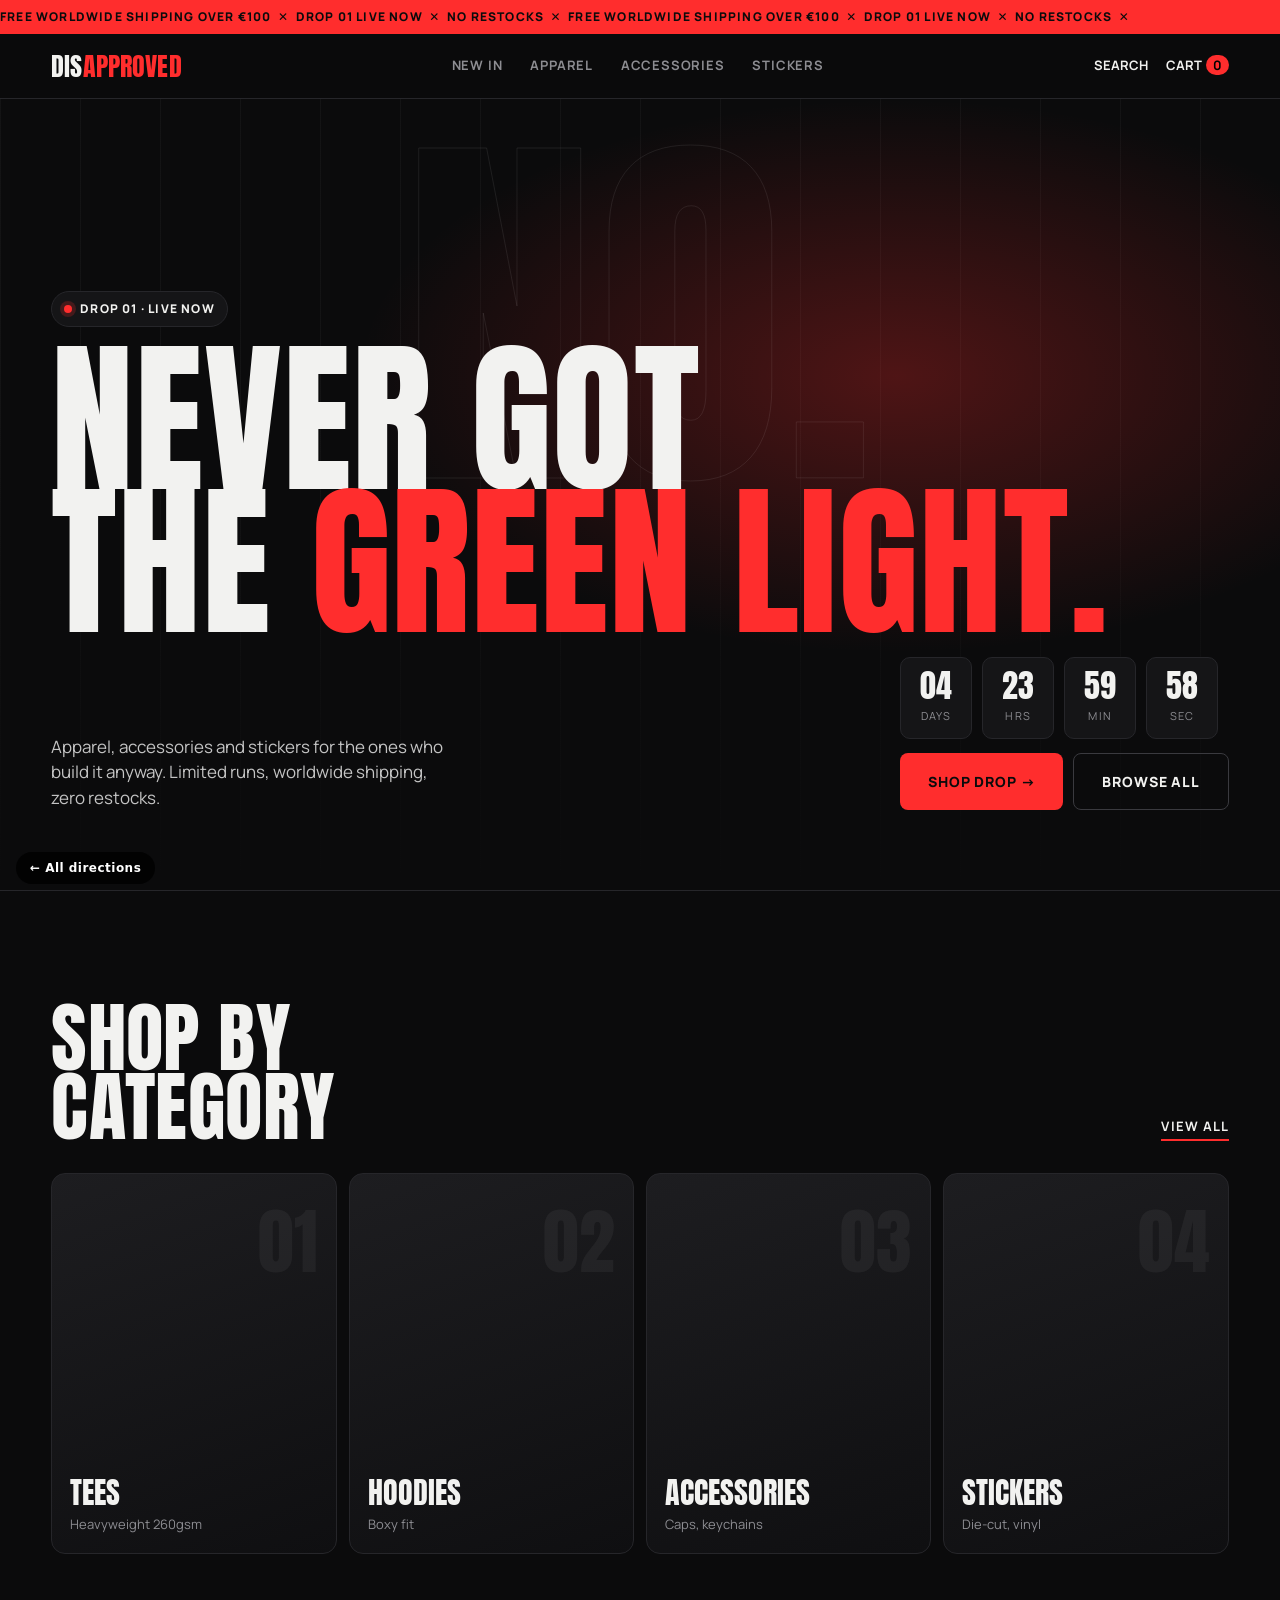
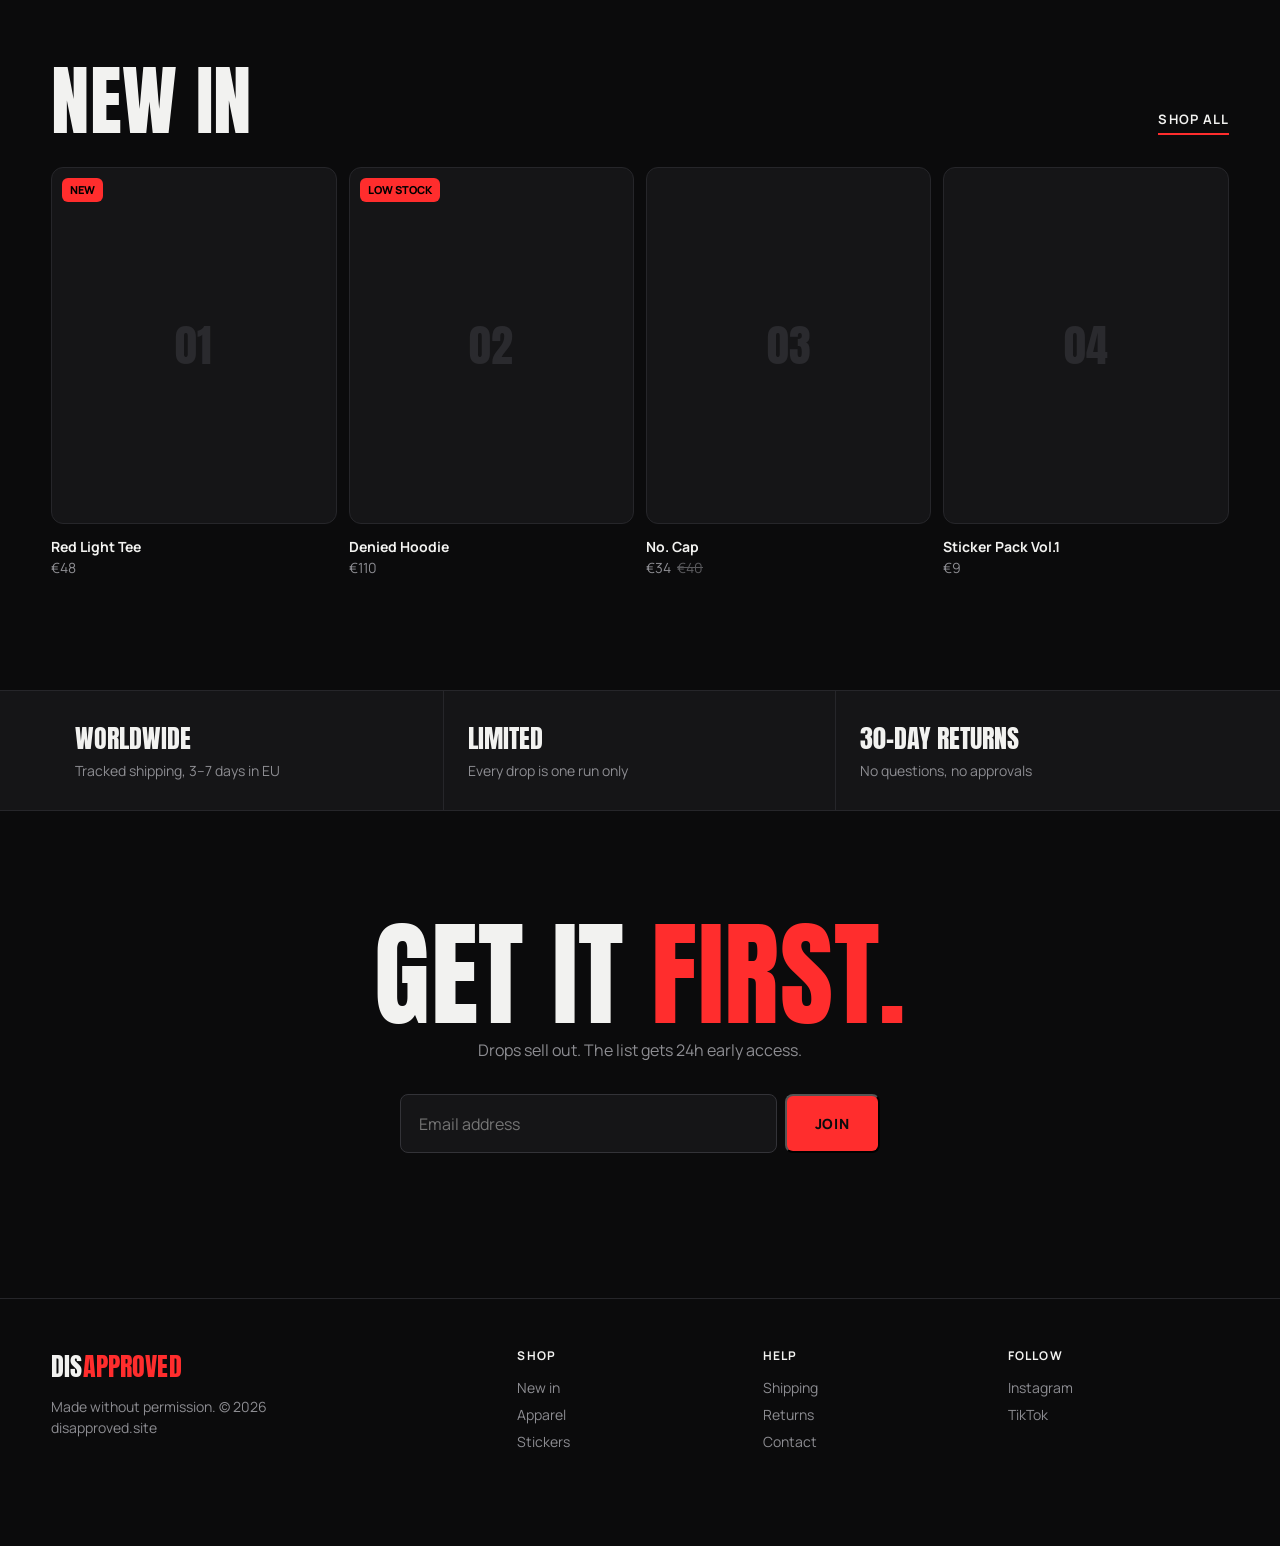
<file: directions/c-dark.html>
<!DOCTYPE html>
<html lang="en">
<head>
  <meta charset="UTF-8" />
  <meta name="viewport" content="width=device-width, initial-scale=1.0" />
  <title>DISAPPROVED — Dark</title>
  <meta name="description" content="Disapproved. Built for the ones who never got the green light." />
  <link rel="preconnect" href="https://fonts.googleapis.com" />
  <link rel="preconnect" href="https://fonts.gstatic.com" crossorigin />
  <link href="https://fonts.googleapis.com/css2?family=Anton&family=Manrope:wght@400;500;700;800&display=swap" rel="stylesheet" />
  <script>document.documentElement.classList.add("js");</script>
  <link rel="stylesheet" href="../base.css" />
  <style>
    :root { --bg: #0b0b0c; --panel: #151517; --fg: #f2f2f0; --mute: #8d8d92; --line: #26262a; --acc: #ff2d2d; }
    body { background: var(--bg); color: var(--fg); font-family: "Manrope", system-ui, sans-serif; }
    .display { font-family: "Anton", Impact, sans-serif; text-transform: uppercase; letter-spacing: .005em; font-weight: 400; }

    .bar { overflow: hidden; background: var(--acc); color: #0b0b0c; font-weight: 800; font-size: 12px; text-transform: uppercase; letter-spacing: .1em; padding: 8px 0; white-space: nowrap; }
    .bar div { display: inline-block; animation: scroll 26s linear infinite; }
    @keyframes scroll { to { transform: translateX(-50%); } }

    header { position: sticky; top: 0; z-index: 10; background: rgba(11,11,12,.8); backdrop-filter: blur(12px); border-bottom: 1px solid var(--line); }
    nav { display: flex; align-items: center; justify-content: space-between; height: 64px; gap: 16px; }
    .logo { font-size: 26px; }
    .logo i { font-style: normal; color: var(--acc); }
    nav ul { display: flex; gap: 28px; list-style: none; font-size: 13px; font-weight: 700; text-transform: uppercase; letter-spacing: .06em; }
    nav ul a { color: var(--mute); transition: color .2s; }
    nav ul a:hover { color: var(--fg); }
    .icons { display: flex; gap: 18px; font-size: 13px; font-weight: 700; text-transform: uppercase; }
    .icons b { background: var(--acc); color: #000; border-radius: 999px; padding: 1px 7px; margin-left: 4px; }

    .hero { position: relative; min-height: min(88vh, 820px); display: flex; align-items: flex-end; overflow: hidden; border-bottom: 1px solid var(--line); }
    .hero::before {
      content: ""; position: absolute; inset: 0;
      background:
        radial-gradient(60% 50% at 70% 35%, rgba(255,45,45,.28), transparent 70%),
        linear-gradient(180deg, transparent 40%, var(--bg)),
        repeating-linear-gradient(90deg, rgba(255,255,255,.035) 0 1px, transparent 1px 80px);
    }
    .hero .ghost { position: absolute; top: 8%; left: 50%; transform: translateX(-50%); font-size: clamp(120px, 30vw, 440px); line-height: .8; color: transparent; -webkit-text-stroke: 1px rgba(255,255,255,.08); white-space: nowrap; pointer-events: none; }
    .hero-inner { position: relative; padding: 0 0 clamp(40px, 7vw, 80px); }
    .chip { display: inline-flex; align-items: center; gap: 8px; font-size: 12px; font-weight: 800; letter-spacing: .1em; text-transform: uppercase; border: 1px solid var(--line); background: var(--panel); padding: 8px 12px; border-radius: 999px; }
    .chip::before { content: ""; width: 8px; height: 8px; border-radius: 50%; background: var(--acc); box-shadow: 0 0 0 4px rgba(255,45,45,.2); animation: pulse 1.6s infinite; }
    @keyframes pulse { 50% { box-shadow: 0 0 0 8px rgba(255,45,45,0); } }
    .hero h1 { font-size: clamp(64px, 13vw, 200px); line-height: .86; margin: 20px 0 24px; }
    .hero h1 span { color: var(--acc); }
    .hero-row { display: flex; justify-content: space-between; align-items: end; gap: 32px; flex-wrap: wrap; }
    .hero-row p { max-width: 40ch; color: #c4c4c4; font-size: 17px; }

    .timer { display: flex; gap: 10px; }
    .timer div { background: var(--panel); border: 1px solid var(--line); border-radius: 10px; padding: 12px 14px; min-width: 72px; text-align: center; }
    .timer strong { display: block; font-family: "Anton"; font-size: 32px; line-height: 1; font-weight: 400; }
    .timer small { font-size: 11px; color: var(--mute); text-transform: uppercase; letter-spacing: .1em; }

    .btn { display: inline-flex; align-items: center; gap: 10px; font-weight: 800; font-size: 14px; text-transform: uppercase; letter-spacing: .06em; padding: 17px 28px; border-radius: 8px; background: var(--acc); color: #0b0b0c; transition: transform .2s, background .2s; }
    .btn:hover { transform: translateY(-2px); background: #ff4b4b; }
    .btn-ghost { background: transparent; color: var(--fg); border: 1px solid #3a3a3f; }
    .btn-ghost:hover { background: var(--panel); }

    section { padding: clamp(64px, 9vw, 112px) 0; }
    .head { display: flex; justify-content: space-between; align-items: end; gap: 16px; margin-bottom: 32px; flex-wrap: wrap; }
    h2 { font-size: clamp(40px, 6vw, 80px); line-height: .9; }
    .link { font-weight: 700; font-size: 13px; text-transform: uppercase; letter-spacing: .08em; border-bottom: 2px solid var(--acc); padding-bottom: 3px; }

    .cats { display: grid; grid-template-columns: repeat(4, 1fr); gap: 12px; }
    .cat { position: relative; aspect-ratio: 3/4; border-radius: 14px; overflow: hidden; background: linear-gradient(160deg, #1d1d20, #0f0f11); border: 1px solid var(--line); display: flex; align-items: flex-end; padding: 18px; transition: border-color .3s; }
    .cat::after { content: attr(data-n); position: absolute; top: 14px; right: 18px; font-family: "Anton"; font-size: 72px; color: rgba(255,255,255,.05); }
    .cat:hover { border-color: var(--acc); }
    .cat h3 { font-family: "Anton"; font-weight: 400; font-size: 30px; text-transform: uppercase; }
    .cat p { color: var(--mute); font-size: 13px; }

    .grid { display: grid; grid-template-columns: repeat(4, 1fr); gap: 20px 12px; }
    .prod .ph { position: relative; aspect-ratio: 4/5; border-radius: 12px; background: var(--panel); border: 1px solid var(--line); display: grid; place-items: center; font-family: "Anton"; font-size: 44px; color: #2a2a2e; overflow: hidden; }
    .prod .ph .add { position: absolute; left: 10px; right: 10px; bottom: 10px; font-family: "Manrope"; font-size: 12px; font-weight: 800; text-transform: uppercase; letter-spacing: .08em; background: var(--fg); color: var(--bg); text-align: center; padding: 11px; border-radius: 8px; transform: translateY(140%); transition: transform .3s; }
    .prod:hover .ph .add, .prod:focus-visible .ph .add { transform: none; }
    .prod .badge { position: absolute; top: 10px; left: 10px; font-family: "Manrope"; font-size: 11px; font-weight: 800; text-transform: uppercase; background: var(--acc); color: #000; padding: 4px 8px; border-radius: 6px; }
    .prod h4 { margin-top: 12px; font-size: 14px; font-weight: 700; }
    .prod .price { color: var(--mute); font-size: 14px; }
    .prod .price s { margin-left: 6px; opacity: .6; }

    .band { border-block: 1px solid var(--line); background: var(--panel); }
    .band .wrap { display: grid; grid-template-columns: repeat(3, 1fr); }
    .band div div { padding: 28px 24px; border-right: 1px solid var(--line); }
    .band div div:last-child { border-right: 0; }
    .band strong { display: block; font-family: "Anton"; font-weight: 400; font-size: 26px; text-transform: uppercase; }
    .band span { color: var(--mute); font-size: 14px; }

    .join { text-align: center; position: relative; overflow: hidden; }
    .join h2 { font-size: clamp(48px, 9vw, 130px); }
    .join h2 span { color: var(--acc); }
    .join p { color: var(--mute); margin-top: 12px; }
    form { display: flex; gap: 8px; max-width: 480px; margin: 32px auto 0; }
    input { flex: 1; min-width: 0; padding: 16px 18px; border-radius: 8px; border: 1px solid #333338; background: var(--panel); }
    input:focus { outline: 2px solid var(--acc); outline-offset: 1px; }
    [data-msg] { margin-top: 14px; min-height: 1.5em; color: var(--mute); font-size: 14px; }

    footer { border-top: 1px solid var(--line); padding: 48px 0 88px; color: var(--mute); font-size: 14px; }
    footer .wrap { display: grid; grid-template-columns: 2fr 1fr 1fr 1fr; gap: 24px; }
    footer h5 { color: var(--fg); font-size: 12px; text-transform: uppercase; letter-spacing: .1em; margin-bottom: 12px; }
    footer li { list-style: none; margin-bottom: 6px; }
    footer a:hover { color: var(--fg); }

    @media (max-width: 900px) {
      nav ul { display: none; }
      .cats, .grid { grid-template-columns: 1fr 1fr; }
      .band .wrap { grid-template-columns: 1fr; }
      .band div div { border-right: 0; border-bottom: 1px solid var(--line); }
      footer .wrap { grid-template-columns: 1fr 1fr; }
      form { flex-direction: column; }
      .prod .ph .add { transform: none; }
    }
  </style>
</head>
<body>
  <div class="bar" aria-label="Free worldwide shipping over €100. Drop 01 live now.">
    <div aria-hidden="true">Free worldwide shipping over €100 &nbsp;✕&nbsp; Drop 01 live now &nbsp;✕&nbsp; No restocks &nbsp;✕&nbsp; Free worldwide shipping over €100 &nbsp;✕&nbsp; Drop 01 live now &nbsp;✕&nbsp; No restocks &nbsp;✕&nbsp;</div>
  </div>
  <header>
    <nav class="wrap">
      <a href="#" class="logo display">Dis<i>approved</i></a>
      <ul>
        <li><a href="#shop">New in</a></li>
        <li><a href="#cats">Apparel</a></li>
        <li><a href="#cats">Accessories</a></li>
        <li><a href="#cats">Stickers</a></li>
      </ul>
      <div class="icons"><a href="#">Search</a><a href="#">Cart<b>0</b></a></div>
    </nav>
  </header>

  <main>
    <div class="hero">
      <div class="ghost display" aria-hidden="true">No.</div>
      <div class="hero-inner wrap">
        <span class="chip">Drop 01 · live now</span>
        <h1 class="display reveal">Never got<br />the <span>green light.</span></h1>
        <div class="hero-row">
          <p class="reveal">Apparel, accessories and stickers for the ones who build it anyway. Limited runs, worldwide shipping, zero restocks.</p>
          <div class="reveal" style="display:flex;flex-direction:column;gap:14px">
            <div class="timer" id="timer" aria-label="Time left in the drop">
              <div><strong data-t="d">00</strong><small>Days</small></div>
              <div><strong data-t="h">00</strong><small>Hrs</small></div>
              <div><strong data-t="m">00</strong><small>Min</small></div>
              <div><strong data-t="s">00</strong><small>Sec</small></div>
            </div>
            <div style="display:flex;gap:10px;flex-wrap:wrap">
              <a href="#shop" class="btn">Shop drop →</a>
              <a href="#cats" class="btn btn-ghost">Browse all</a>
            </div>
          </div>
        </div>
      </div>
    </div>

    <section id="cats" class="wrap">
      <div class="head"><h2 class="display reveal">Shop by<br />category</h2><a href="#" class="link">View all</a></div>
      <div class="cats">
        <a href="#" class="cat reveal" data-n="01"><div><h3>Tees</h3><p>Heavyweight 260gsm</p></div></a>
        <a href="#" class="cat reveal" data-n="02"><div><h3>Hoodies</h3><p>Boxy fit</p></div></a>
        <a href="#" class="cat reveal" data-n="03"><div><h3>Accessories</h3><p>Caps, keychains</p></div></a>
        <a href="#" class="cat reveal" data-n="04"><div><h3>Stickers</h3><p>Die-cut, vinyl</p></div></a>
      </div>
    </section>

    <section id="shop" class="wrap" style="padding-top:0">
      <div class="head"><h2 class="display reveal">New in</h2><a href="#" class="link">Shop all</a></div>
      <div class="grid">
        <a href="#" class="prod reveal"><div class="ph"><span class="badge">New</span>01<span class="add">Quick add</span></div><h4>Red Light Tee</h4><p class="price">€48</p></a>
        <a href="#" class="prod reveal"><div class="ph"><span class="badge">Low stock</span>02<span class="add">Quick add</span></div><h4>Denied Hoodie</h4><p class="price">€110</p></a>
        <a href="#" class="prod reveal"><div class="ph">03<span class="add">Quick add</span></div><h4>No. Cap</h4><p class="price">€34<s>€40</s></p></a>
        <a href="#" class="prod reveal"><div class="ph">04<span class="add">Quick add</span></div><h4>Sticker Pack Vol.1</h4><p class="price">€9</p></a>
      </div>
    </section>

    <div class="band">
      <div class="wrap">
        <div><strong>Worldwide</strong><span>Tracked shipping, 3–7 days in EU</span></div>
        <div><strong>Limited</strong><span>Every drop is one run only</span></div>
        <div><strong>30-day returns</strong><span>No questions, no approvals</span></div>
      </div>
    </div>

    <section class="join wrap">
      <h2 class="display reveal">Get it <span>first.</span></h2>
      <p class="reveal">Drops sell out. The list gets 24h early access.</p>
      <form data-signup="You're on the list. Drop 02 lands in your inbox first." class="reveal">
        <label for="email-c" class="sr-only">Email</label>
        <input id="email-c" type="email" required placeholder="Email address" />
        <button class="btn" type="submit">Join</button>
      </form>
      <p data-msg aria-live="polite"></p>
    </section>
  </main>

  <footer>
    <div class="wrap">
      <div><a href="#" class="logo display" style="color:var(--fg)">Dis<i style="font-style:normal;color:var(--acc)">approved</i></a><p style="margin-top:10px;max-width:30ch">Made without permission. © 2026 disapproved.site</p></div>
      <div><h5>Shop</h5><ul><li><a href="#">New in</a></li><li><a href="#">Apparel</a></li><li><a href="#">Stickers</a></li></ul></div>
      <div><h5>Help</h5><ul><li><a href="#">Shipping</a></li><li><a href="#">Returns</a></li><li><a href="#">Contact</a></li></ul></div>
      <div><h5>Follow</h5><ul><li><a href="#">Instagram</a></li><li><a href="#">TikTok</a></li></ul></div>
    </div>
  </footer>

  <a class="back" href="index.html">← All directions</a>
  <script src="../base.js"></script>
  <script>
    // Demo countdown: drop closes 5 days after first visit.
    (() => {
      const end = Date.now() + 5 * 864e5 - 1;
      const el = (k) => document.querySelector(`[data-t="${k}"]`);
      const pad = (n) => String(n).padStart(2, '0');
      const tick = () => {
        let t = Math.max(0, end - Date.now()) / 1000;
        el('d').textContent = pad(Math.floor(t / 86400)); t %= 86400;
        el('h').textContent = pad(Math.floor(t / 3600)); t %= 3600;
        el('m').textContent = pad(Math.floor(t / 60));
        el('s').textContent = pad(Math.floor(t % 60));
      };
      tick(); setInterval(tick, 1000);
    })();
  </script>
</body>
</html>
</file>
<file: base.css>
/* Shared reset + helpers for all disapproved.site directions */
*,
*::before,
*::after { box-sizing: border-box; margin: 0; padding: 0; }
html { scroll-behavior: smooth; -webkit-text-size-adjust: 100%; }
body { min-height: 100vh; line-height: 1.5; -webkit-font-smoothing: antialiased; }
img, svg { display: block; max-width: 100%; }
a { color: inherit; text-decoration: none; }
button, input { font: inherit; color: inherit; }
:root { --gutter: clamp(16px, 4vw, 72px); }
.wrap { width: calc(100% - 2 * var(--gutter)); margin-inline: auto; }
.sr-only { position: absolute; width: 1px; height: 1px; overflow: hidden; clip: rect(0 0 0 0); white-space: nowrap; }
[hidden] { display: none !important; }
.back {
  position: fixed; left: 16px; bottom: 16px; z-index: 50;
  font: 600 12px/1 system-ui, sans-serif; letter-spacing: .04em;
  padding: 10px 14px; border-radius: 999px;
  background: rgba(0,0,0,.8); color: #fff; backdrop-filter: blur(6px);
}
.js .reveal { opacity: 0; transform: translateY(16px); transition: opacity .7s ease, transform .7s ease; }
.js .reveal.in { opacity: 1; transform: none; }
</file>
